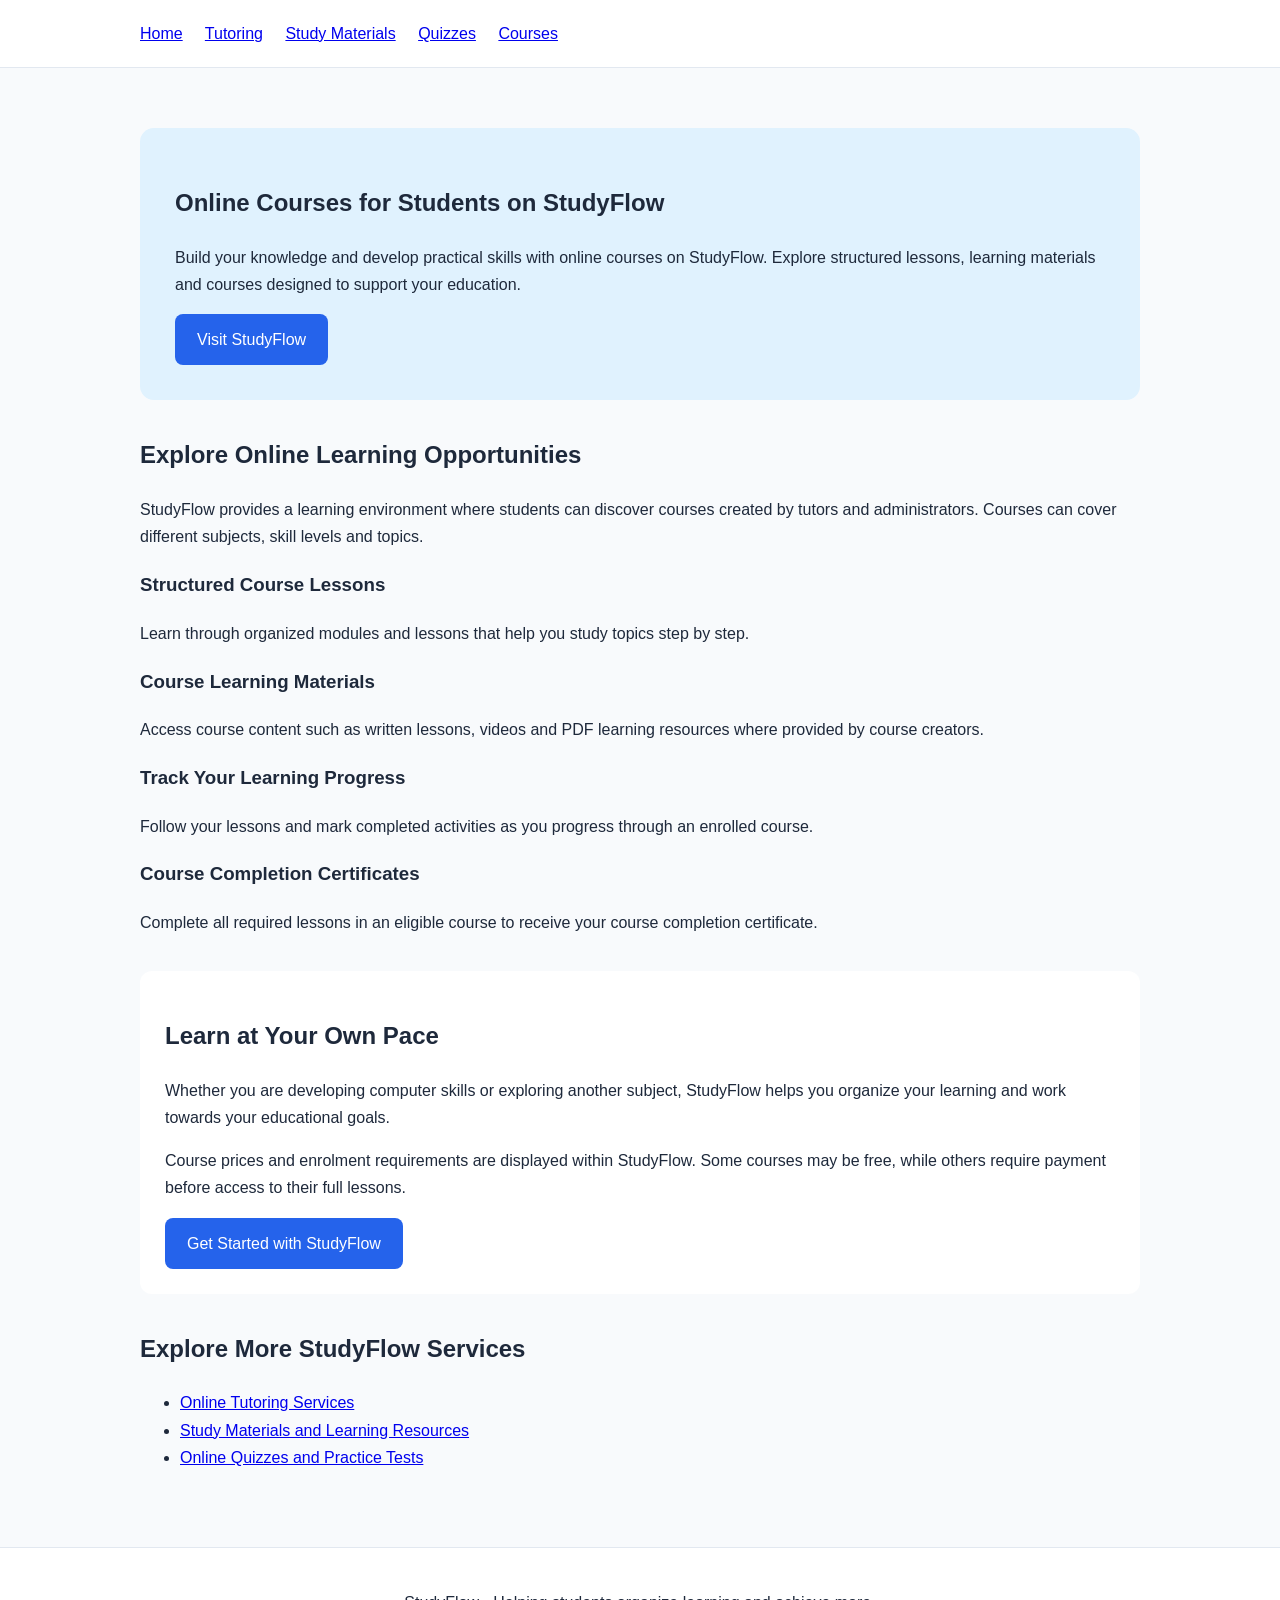
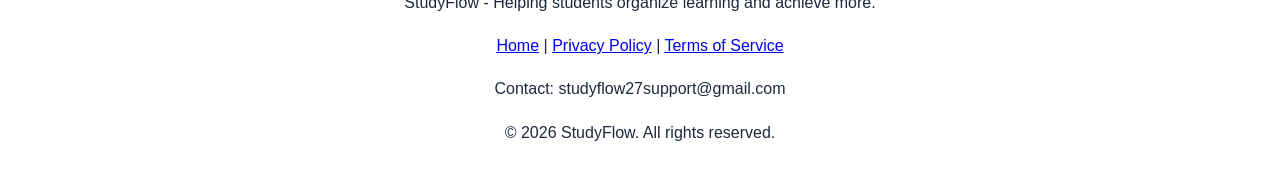
<file: courses.html>
<!DOCTYPE html>
<html lang="en">
<head>
  <meta charset="UTF-8">
  <meta name="viewport" content="width=device-width, initial-scale=1.0">

  <title>Online Courses for Students | StudyFlow</title>

  <meta name="description" content="Explore online courses on StudyFlow. Learn computer operations and other subjects through structured lessons, course materials, progress tracking and certificates.">

  <meta name="robots" content="index, follow">

  <link rel="canonical" href="https://studyflow27.netlify.app/courses.html">

  <meta property="og:type" content="website">
  <meta property="og:title" content="Online Courses for Students | StudyFlow">
  <meta property="og:description" content="Discover online courses, learn at your own pace, track your progress and earn certificates with StudyFlow.">
  <meta property="og:url" content="https://studyflow27.netlify.app/courses.html">
  <meta property="og:site_name" content="StudyFlow">

  <meta name="twitter:card" content="summary">
  <meta name="twitter:title" content="Online Courses for Students | StudyFlow">
  <meta name="twitter:description" content="Explore online courses and learning resources on StudyFlow.">

  <script type="application/ld+json">
  {
    "@context": "https://schema.org",
    "@type": "CollectionPage",
    "name": "Online Courses for Students",
    "description": "Explore online courses, structured lessons and learning resources on StudyFlow.",
    "url": "https://studyflow27.netlify.app/courses.html",
    "isPartOf": {
      "@type": "WebSite",
      "name": "StudyFlow",
      "url": "https://studyflow27.netlify.app/"
    }
  }
  </script>
</head>

<body style="margin:0; font-family:Arial,sans-serif; color:#1e293b; background:#f8fafc; line-height:1.7;">

  <header style="background:#ffffff; padding:20px; border-bottom:1px solid #e2e8f0;">
    <nav aria-label="Main navigation" style="max-width:1000px; margin:auto;">
      <a href="/" style="margin-right:18px;">Home</a>
      <a href="/tutoring.html" style="margin-right:18px;">Tutoring</a>
      <a href="/study-materials.html" style="margin-right:18px;">Study Materials</a>
      <a href="/quizzes.html" style="margin-right:18px;">Quizzes</a>
      <a href="/courses.html">Courses</a>
    </nav>
  </header>

  <main style="max-width:1000px; margin:40px auto; padding:20px;">

    <section style="background:#e0f2fe; padding:35px; border-radius:14px;">
      <h1>Online Courses for Students on StudyFlow</h1>

      <p>
        Build your knowledge and develop practical skills with online
        courses on StudyFlow. Explore structured lessons, learning
        materials and courses designed to support your education.
      </p>

      <a href="/" style="display:inline-block; background:#2563eb; color:white; padding:12px 22px; border-radius:8px; text-decoration:none;">
        Visit StudyFlow
      </a>
    </section>

    <section style="margin-top:35px;">
      <h2>Explore Online Learning Opportunities</h2>

      <p>
        StudyFlow provides a learning environment where students can
        discover courses created by tutors and administrators.
        Courses can cover different subjects, skill levels and topics.
      </p>

      <h3>Structured Course Lessons</h3>
      <p>
        Learn through organized modules and lessons that help you
        study topics step by step.
      </p>

      <h3>Course Learning Materials</h3>
      <p>
        Access course content such as written lessons, videos and
        PDF learning resources where provided by course creators.
      </p>

      <h3>Track Your Learning Progress</h3>
      <p>
        Follow your lessons and mark completed activities as you
        progress through an enrolled course.
      </p>

      <h3>Course Completion Certificates</h3>
      <p>
        Complete all required lessons in an eligible course to
        receive your course completion certificate.
      </p>
    </section>

    <section style="margin-top:35px; background:#ffffff; padding:25px; border-radius:12px;">
      <h2>Learn at Your Own Pace</h2>
      <p>
        Whether you are developing computer skills or exploring
        another subject, StudyFlow helps you organize your learning
        and work towards your educational goals.
      </p>

      <p>
        Course prices and enrolment requirements are displayed
        within StudyFlow. Some courses may be free, while others
        require payment before access to their full lessons.
      </p>

      <a href="/" style="display:inline-block; background:#2563eb; color:white; padding:12px 22px; border-radius:8px; text-decoration:none;">
        Get Started with StudyFlow
      </a>
    </section>

    <section style="margin-top:35px;">
      <h2>Explore More StudyFlow Services</h2>
      <ul>
        <li><a href="/tutoring.html">Online Tutoring Services</a></li>
        <li><a href="/study-materials.html">Study Materials and Learning Resources</a></li>
        <li><a href="/quizzes.html">Online Quizzes and Practice Tests</a></li>
      </ul>
    </section>

  </main>

  <footer style="background:#ffffff; border-top:1px solid #e2e8f0; padding:25px; text-align:center;">
    <p>StudyFlow - Helping students organize learning and achieve more.</p>
    <p>
      <a href="/">Home</a> |
      <a href="/privacy.html">Privacy Policy</a> |
      <a href="/terms.html">Terms of Service</a>
    </p>
    <p>Contact: studyflow27support@gmail.com</p>
    <p>&copy; 2026 StudyFlow. All rights reserved.</p>
  </footer>

</body>
</html>
</file>
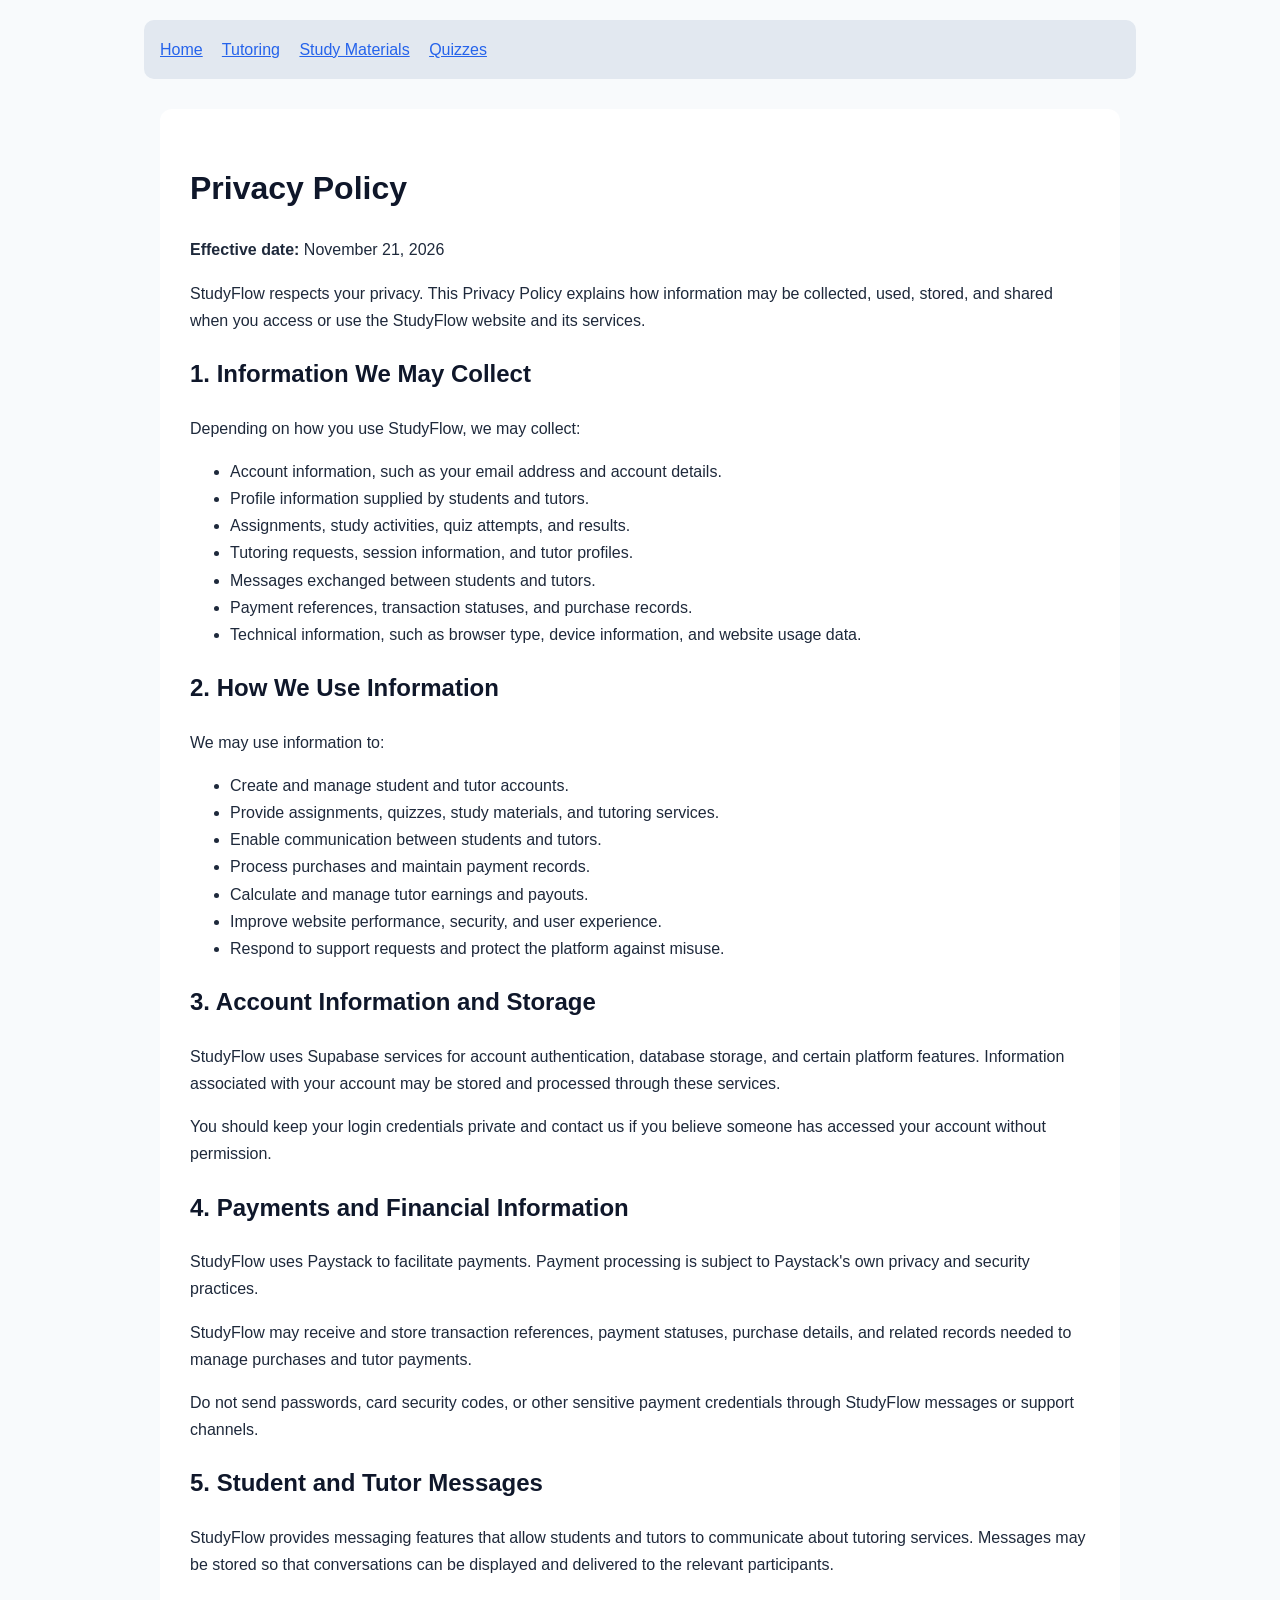
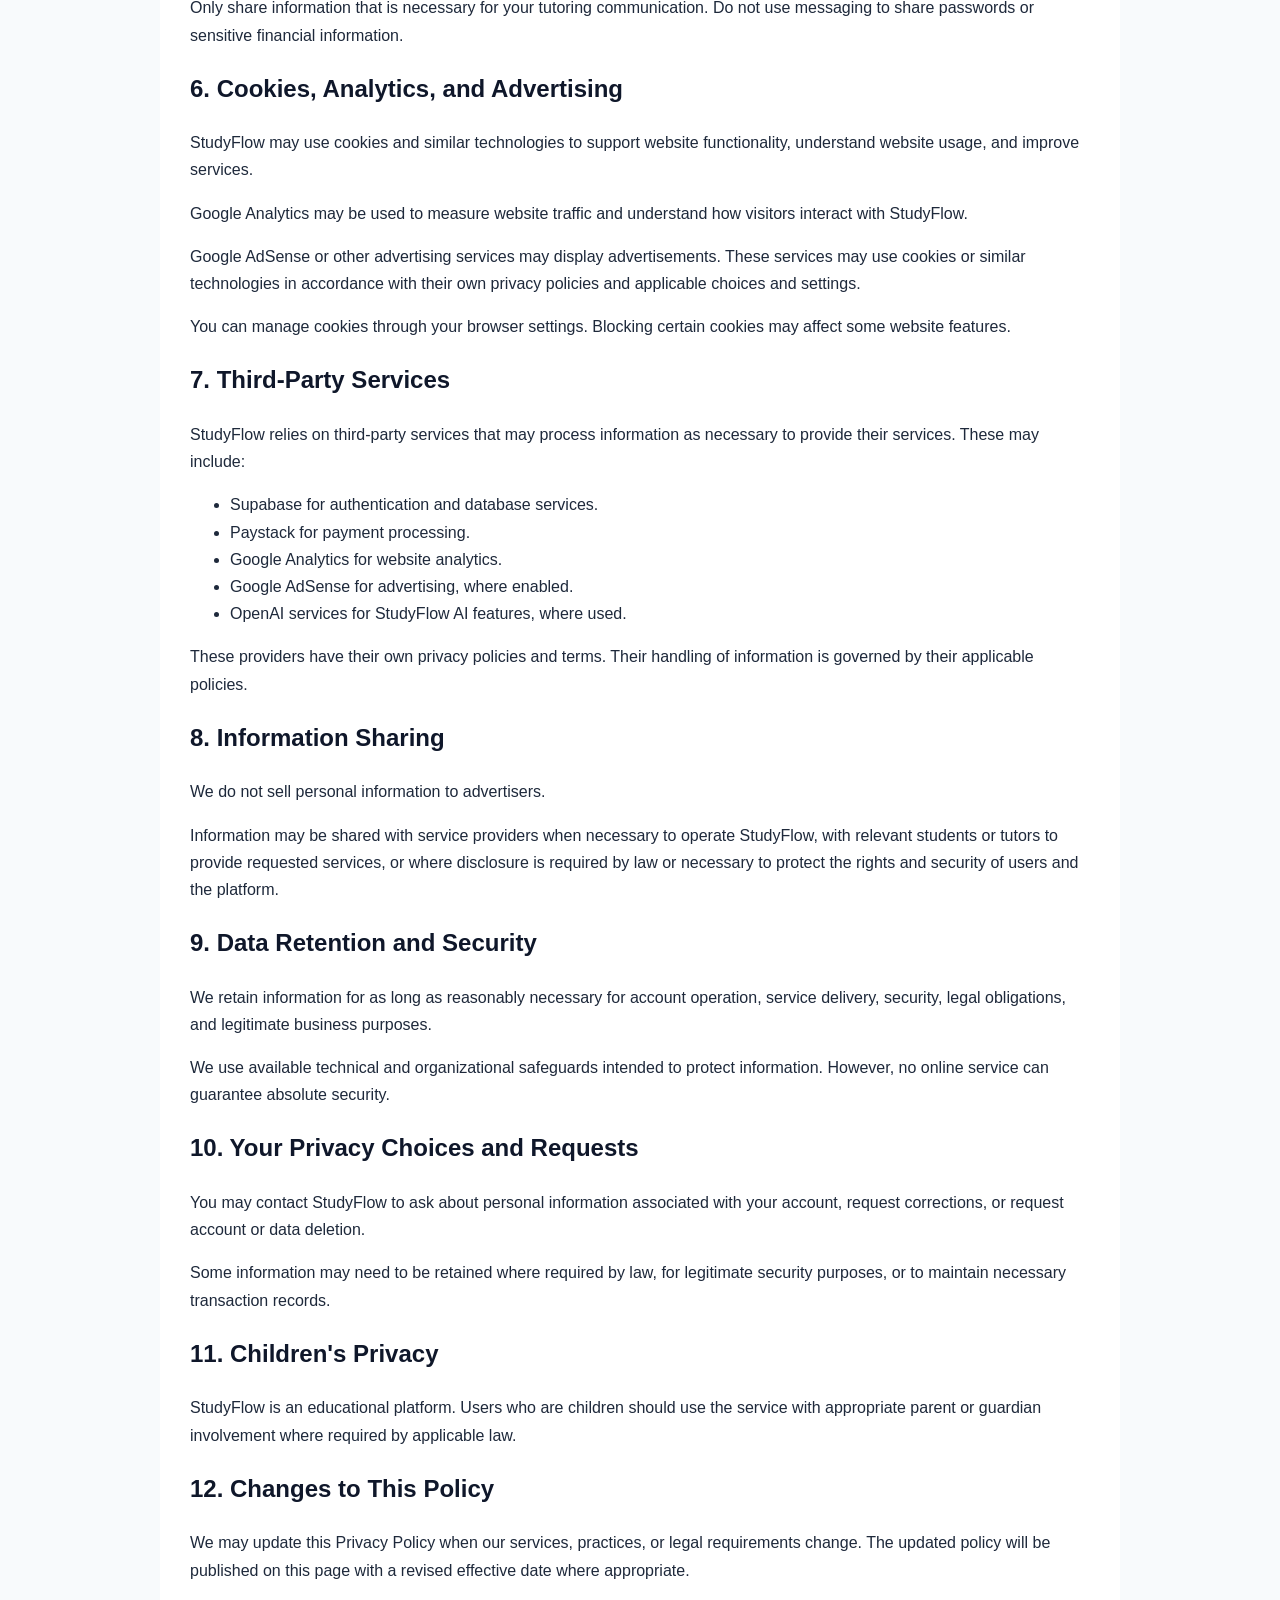
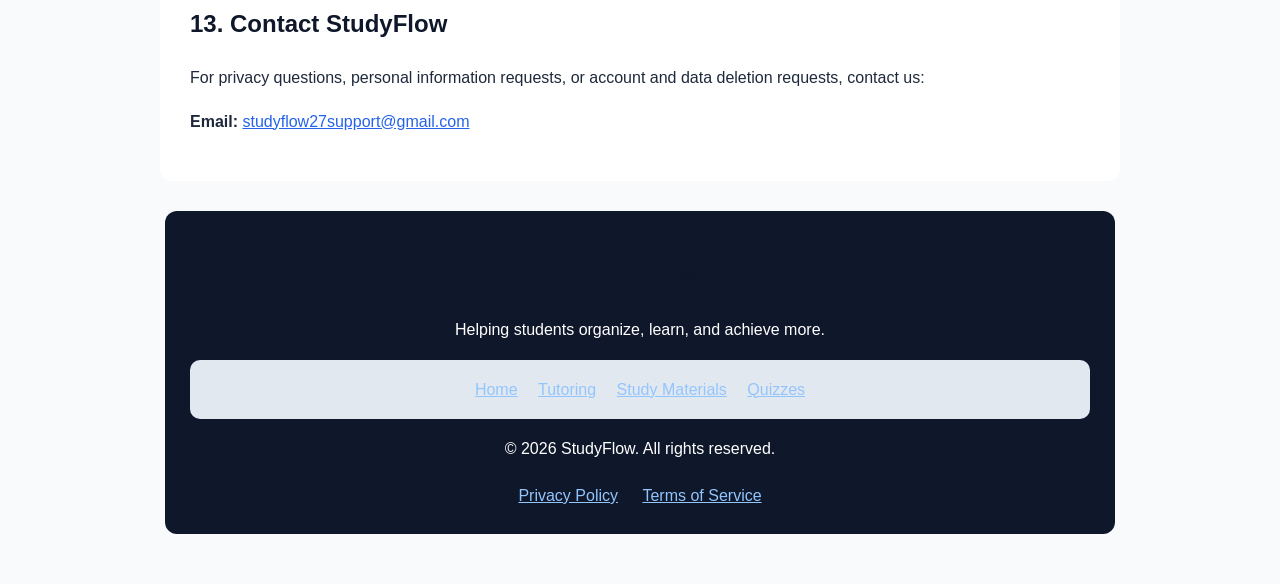
<file: privacy.html>
<!DOCTYPE html>
<html lang="en">
<head>
  <meta charset="UTF-8">
  <meta name="viewport" content="width=device-width, initial-scale=1.0">

  <title>Privacy Policy | StudyFlow</title>

  <meta name="description" content="Read the StudyFlow Privacy Policy to understand how we handle account information, tutoring messages, payments, analytics, and personal data.">

  <link rel="canonical" href="https://studyflow27.netlify.app/privacy.html">

  <meta name="robots" content="index, follow">

  <style>
    body {
      font-family: Arial, sans-serif;
      line-height: 1.7;
      color: #1e293b;
      background: #f8fafc;
      margin: 0;
      padding: 20px;
    }

    main {
      max-width: 900px;
      margin: 30px auto;
      background: #ffffff;
      padding: 30px;
      border-radius: 12px;
    }

    h1, h2 {
      color: #0f172a;
    }

    a {
      color: #2563eb;
    }

    nav {
      max-width: 960px;
      margin: 0 auto;
      padding: 16px;
      background: #e2e8f0;
      border-radius: 10px;
    }

    nav a {
      margin-right: 15px;
    }

    footer {
      max-width: 900px;
      margin: 30px auto;
      padding: 25px;
      background: #0f172a;
      color: white;
      text-align: center;
      border-radius: 12px;
    }

    footer a {
      color: #93c5fd;
      margin: 8px;
    }
  </style>
</head>

<body>

<nav aria-label="Main navigation">
  <a href="/">Home</a>
  <a href="/tutoring.html">Tutoring</a>
  <a href="/study-materials.html">Study Materials</a>
  <a href="/quizzes.html">Quizzes</a>
</nav>

<main>
  <h1>Privacy Policy</h1>

  <p><strong>Effective date:</strong> November 21, 2026</p>

  <p>
    StudyFlow respects your privacy. This Privacy Policy explains how
    information may be collected, used, stored, and shared when you
    access or use the StudyFlow website and its services.
  </p>

  <h2>1. Information We May Collect</h2>

  <p>Depending on how you use StudyFlow, we may collect:</p>

  <ul>
    <li>Account information, such as your email address and account details.</li>
    <li>Profile information supplied by students and tutors.</li>
    <li>Assignments, study activities, quiz attempts, and results.</li>
    <li>Tutoring requests, session information, and tutor profiles.</li>
    <li>Messages exchanged between students and tutors.</li>
    <li>Payment references, transaction statuses, and purchase records.</li>
    <li>Technical information, such as browser type, device information, and website usage data.</li>
  </ul>

  <h2>2. How We Use Information</h2>

  <p>We may use information to:</p>

  <ul>
    <li>Create and manage student and tutor accounts.</li>
    <li>Provide assignments, quizzes, study materials, and tutoring services.</li>
    <li>Enable communication between students and tutors.</li>
    <li>Process purchases and maintain payment records.</li>
    <li>Calculate and manage tutor earnings and payouts.</li>
    <li>Improve website performance, security, and user experience.</li>
    <li>Respond to support requests and protect the platform against misuse.</li>
  </ul>

  <h2>3. Account Information and Storage</h2>

  <p>
    StudyFlow uses Supabase services for account authentication,
    database storage, and certain platform features. Information
    associated with your account may be stored and processed through
    these services.
  </p>

  <p>
    You should keep your login credentials private and contact us if
    you believe someone has accessed your account without permission.
  </p>

  <h2>4. Payments and Financial Information</h2>

  <p>
    StudyFlow uses Paystack to facilitate payments. Payment processing
    is subject to Paystack's own privacy and security practices.
  </p>

  <p>
    StudyFlow may receive and store transaction references, payment
    statuses, purchase details, and related records needed to manage
    purchases and tutor payments.
  </p>

  <p>
    Do not send passwords, card security codes, or other sensitive
    payment credentials through StudyFlow messages or support channels.
  </p>

  <h2>5. Student and Tutor Messages</h2>

  <p>
    StudyFlow provides messaging features that allow students and tutors
    to communicate about tutoring services. Messages may be stored so
    that conversations can be displayed and delivered to the relevant
    participants.
  </p>

  <p>
    Only share information that is necessary for your tutoring
    communication. Do not use messaging to share passwords or sensitive
    financial information.
  </p>

  <h2>6. Cookies, Analytics, and Advertising</h2>

  <p>
    StudyFlow may use cookies and similar technologies to support
    website functionality, understand website usage, and improve
    services.
  </p>

  <p>
    Google Analytics may be used to measure website traffic and
    understand how visitors interact with StudyFlow.
  </p>

  <p>
    Google AdSense or other advertising services may display
    advertisements. These services may use cookies or similar
    technologies in accordance with their own privacy policies and
    applicable choices and settings.
  </p>

  <p>
    You can manage cookies through your browser settings. Blocking
    certain cookies may affect some website features.
  </p>

  <h2>7. Third-Party Services</h2>

  <p>
    StudyFlow relies on third-party services that may process
    information as necessary to provide their services. These may
    include:
  </p>

  <ul>
    <li>Supabase for authentication and database services.</li>
    <li>Paystack for payment processing.</li>
    <li>Google Analytics for website analytics.</li>
    <li>Google AdSense for advertising, where enabled.</li>
    <li>OpenAI services for StudyFlow AI features, where used.</li>
  </ul>

  <p>
    These providers have their own privacy policies and terms. Their
    handling of information is governed by their applicable policies.
  </p>

  <h2>8. Information Sharing</h2>

  <p>
    We do not sell personal information to advertisers.
  </p>

  <p>
    Information may be shared with service providers when necessary to
    operate StudyFlow, with relevant students or tutors to provide
    requested services, or where disclosure is required by law or
    necessary to protect the rights and security of users and the
    platform.
  </p>

  <h2>9. Data Retention and Security</h2>

  <p>
    We retain information for as long as reasonably necessary for
    account operation, service delivery, security, legal obligations,
    and legitimate business purposes.
  </p>

  <p>
    We use available technical and organizational safeguards intended
    to protect information. However, no online service can guarantee
    absolute security.
  </p>

  <h2>10. Your Privacy Choices and Requests</h2>

  <p>
    You may contact StudyFlow to ask about personal information
    associated with your account, request corrections, or request
    account or data deletion.
  </p>

  <p>
    Some information may need to be retained where required by law,
    for legitimate security purposes, or to maintain necessary
    transaction records.
  </p>

  <h2>11. Children's Privacy</h2>

  <p>
    StudyFlow is an educational platform. Users who are children should
    use the service with appropriate parent or guardian involvement
    where required by applicable law.
  </p>

  <h2>12. Changes to This Policy</h2>

  <p>
    We may update this Privacy Policy when our services, practices,
    or legal requirements change. The updated policy will be published
    on this page with a revised effective date where appropriate.
  </p>

  <h2>13. Contact StudyFlow</h2>

  <p>
    For privacy questions, personal information requests, or account
    and data deletion requests, contact us:
  </p>

  <p>
    <strong>Email:</strong>
    <a href="mailto:studyflow27support@gmail.com">
      studyflow27support@gmail.com
    </a>
  </p>
</main>

<footer>
  <h2>StudyFlow</h2>
  <p>Helping students organize, learn, and achieve more.</p>

  <nav aria-label="Footer navigation">
    <a href="/">Home</a>
    <a href="/tutoring.html">Tutoring</a>
    <a href="/study-materials.html">Study Materials</a>
    <a href="/quizzes.html">Quizzes</a>
  </nav>

  <p>&copy; 2026 StudyFlow. All rights reserved.</p>
  <div style="margin-top:20px;">
    <a href="/privacy.html" style="margin:10px;">Privacy Policy</a>
    <a href="/terms.html" style="margin:10px;">Terms of Service</a>
  </div>
</footer>

</body>
</html>
</file>
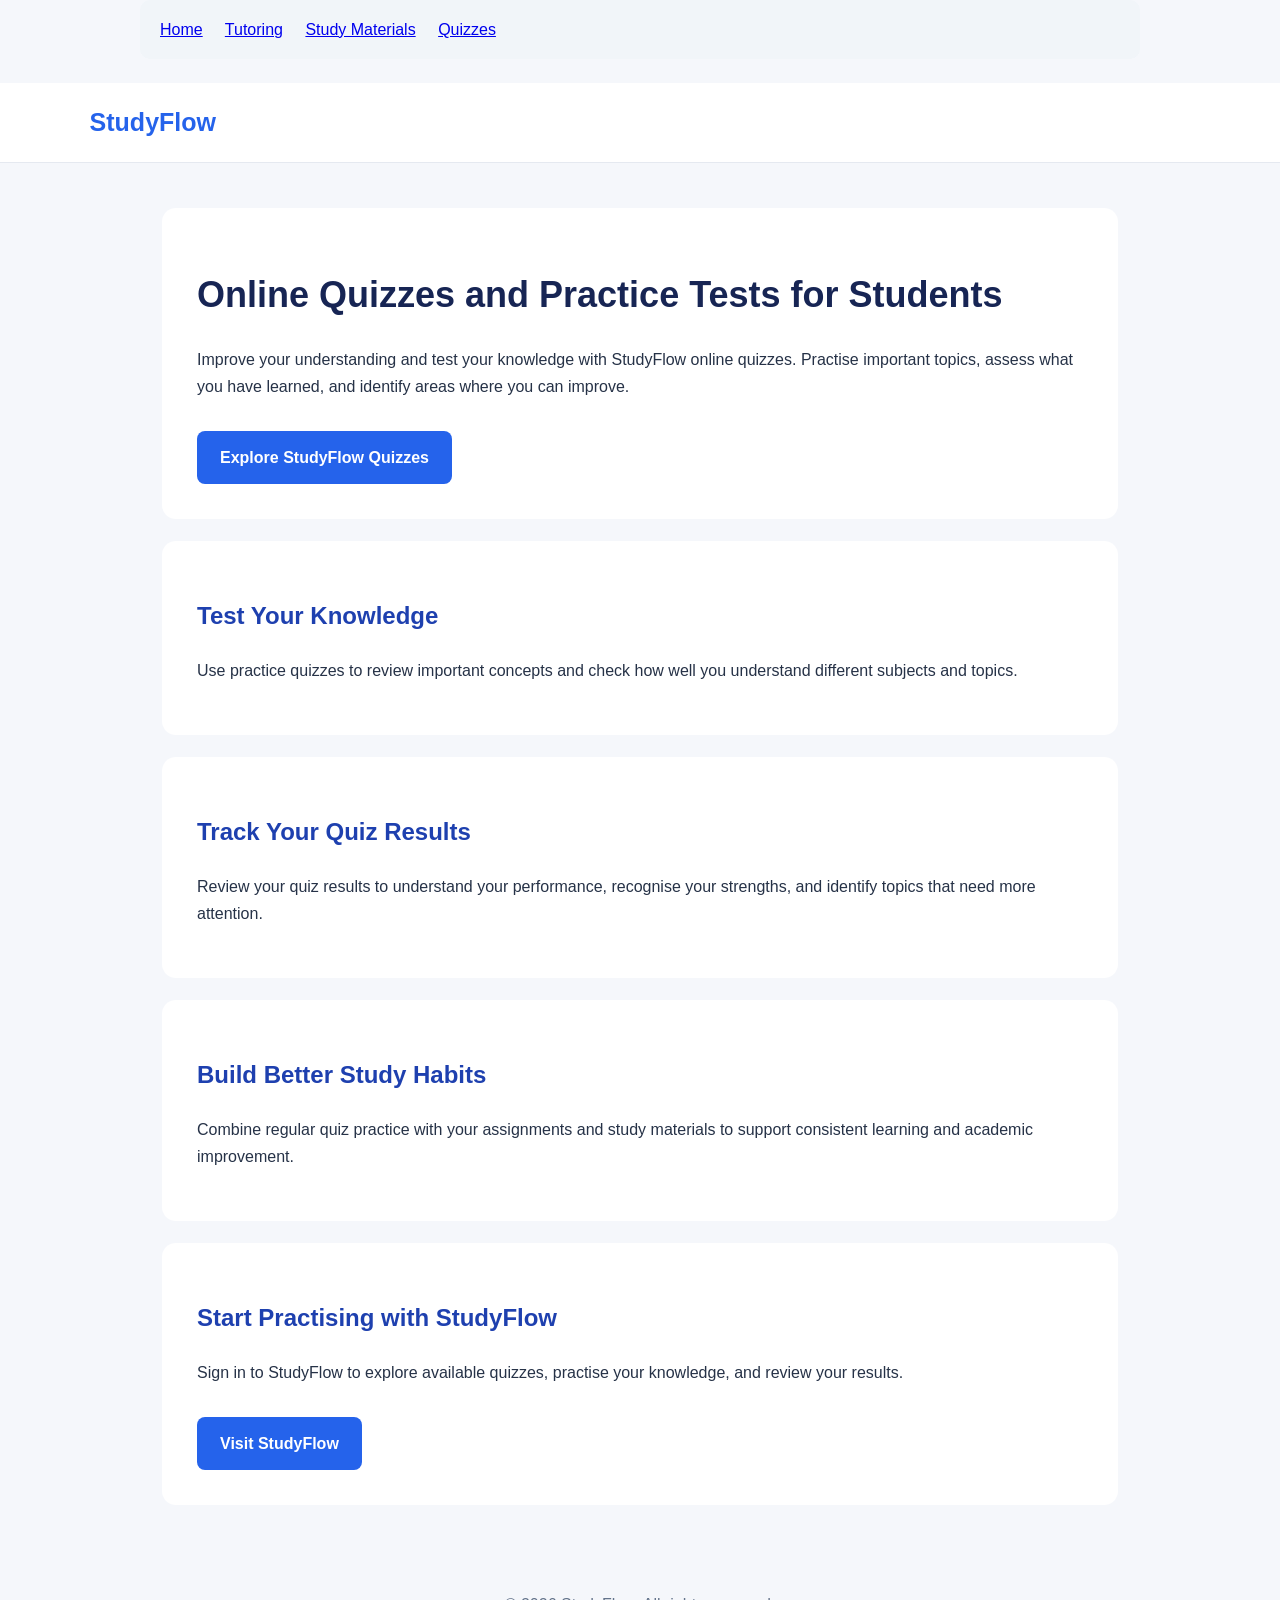
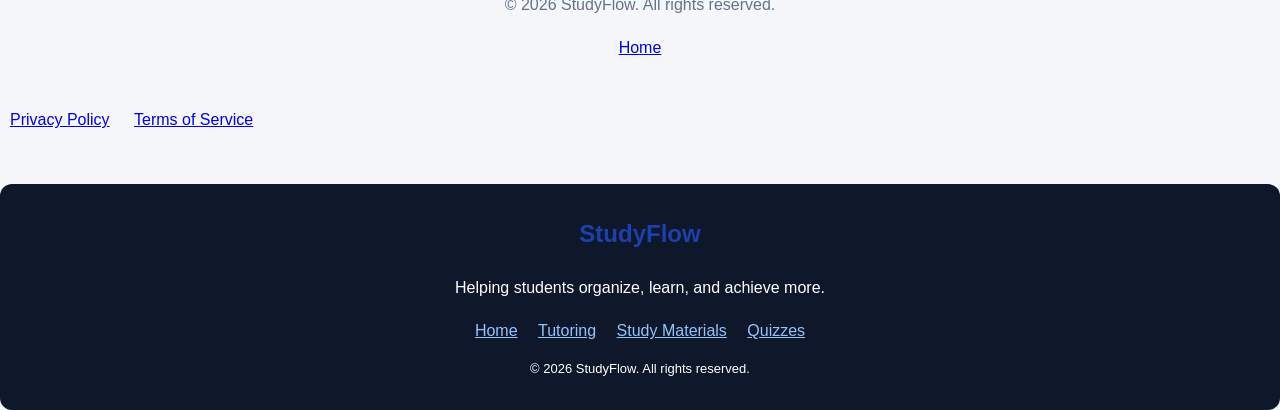
<file: quizzes.html>
<!DOCTYPE html>
<html lang="en">
<head>
  <meta charset="UTF-8">
  <meta name="viewport" content="width=device-width, initial-scale=1.0">

  <title>Online Quizzes and Practice Tests for Students | StudyFlow</title>

  <meta name="description" content="Practice with online quizzes on StudyFlow. Test your knowledge, assess your understanding, review your results, and improve your academic performance.">

  <link rel="canonical" href="https://studyflow27.netlify.app/quizzes.html">

  <meta name="robots" content="index, follow">

  <meta property="og:type" content="website">
  <meta property="og:title" content="Online Quizzes and Practice Tests - StudyFlow">
  <meta property="og:description" content="Test your knowledge, practise important topics, and track your quiz results with StudyFlow.">
  <meta property="og:url" content="https://studyflow27.netlify.app/quizzes.html">
  <meta property="og:site_name" content="StudyFlow">

  <style>
    * {
      box-sizing: border-box;
    }

    body {
      margin: 0;
      font-family: Arial, sans-serif;
      line-height: 1.7;
      color: #263247;
      background: #f5f7fb;
    }

    header {
      background: #ffffff;
      padding: 18px 7%;
      border-bottom: 1px solid #e5e9f0;
    }

    .brand {
      color: #2563eb;
      font-size: 25px;
      font-weight: bold;
      text-decoration: none;
    }

    main {
      max-width: 1000px;
      margin: 45px auto;
      padding: 0 22px;
    }

    .hero, .content {
      background: #ffffff;
      padding: 35px;
      margin-bottom: 22px;
      border-radius: 14px;
    }

    h1 {
      color: #172554;
      font-size: 36px;
      line-height: 1.2;
    }

    h2 {
      color: #1e40af;
    }

    .button {
      display: inline-block;
      margin-top: 15px;
      padding: 13px 23px;
      background: #2563eb;
      color: #ffffff;
      text-decoration: none;
      border-radius: 8px;
      font-weight: bold;
    }

    footer {
      text-align: center;
      padding: 25px;
      color: #64748b;
    }

    @media (max-width: 600px) {
      h1 {
        font-size: 29px;
      }

      .hero, .content {
        padding: 24px;
      }
    }
  </style>
  
<script type="application/ld+json">
{
  "@context": "https://schema.org",
  "@type": "CollectionPage",
  "name": "Online Quizzes and Practice Tests for Students",
  "description": "Practise with online quizzes on StudyFlow, test your knowledge, review your results, and improve your learning.",
  "url": "https://studyflow27.netlify.app/quizzes.html",
  "isPartOf": {
    "@type": "WebSite",
    "name": "StudyFlow",
    "url": "https://studyflow27.netlify.app/"
  },
  "publisher": {
    "@type": "Organization",
    "name": "StudyFlow",
    "url": "https://studyflow27.netlify.app/"
  }
}
</script>

</head>

<body>
  
<nav aria-label="Main navigation" style="padding:16px 20px; background:#f1f5f9; border-radius:10px; margin:0 auto 24px; max-width:1000px;">
  <a href="/" style="margin-right:18px;">Home</a>
  <a href="/tutoring.html" style="margin-right:18px;">Tutoring</a>
  <a href="/study-materials.html" style="margin-right:18px;">Study Materials</a>
  <a href="/quizzes.html">Quizzes</a>
</nav>

  <header>
    <a class="brand" href="/">StudyFlow</a>
  </header>

  <main>
    <section class="hero">
      <h1>Online Quizzes and Practice Tests for Students</h1>

      <p>
        Improve your understanding and test your knowledge with
        StudyFlow online quizzes. Practise important topics, assess
        what you have learned, and identify areas where you can improve.
      </p>

      <a class="button" href="/#quizzesView">
        Explore StudyFlow Quizzes
      </a>
    </section>

    <section class="content">
      <h2>Test Your Knowledge</h2>

      <p>
        Use practice quizzes to review important concepts and check
        how well you understand different subjects and topics.
      </p>
    </section>

    <section class="content">
      <h2>Track Your Quiz Results</h2>

      <p>
        Review your quiz results to understand your performance,
        recognise your strengths, and identify topics that need
        more attention.
      </p>
    </section>

    <section class="content">
      <h2>Build Better Study Habits</h2>

      <p>
        Combine regular quiz practice with your assignments and
        study materials to support consistent learning and
        academic improvement.
      </p>
    </section>

    <section class="content">
      <h2>Start Practising with StudyFlow</h2>

      <p>
        Sign in to StudyFlow to explore available quizzes,
        practise your knowledge, and review your results.
      </p>

      <a class="button" href="/">
        Visit StudyFlow
      </a>
    </section>
  </main>

  <footer>
    <p>&copy; 2026 StudyFlow. All rights reserved.</p>
    <a href="/">Home</a>
  </footer>
      <div style="margin-top:20px;">
        <a href="/privacy.html" style="margin:10px;">Privacy Policy</a>
        <a href="/terms.html" style="margin:10px;">Terms of Service</a>
      </div>
</body>
  
<footer style="background:#0f172a; color:#ffffff; padding:30px 20px; margin-top:50px; text-align:center; border-radius:12px;">
  <h2 style="margin-top:0;">StudyFlow</h2>
  <p>Helping students organize, learn, and achieve more.</p>

  <nav aria-label="Footer navigation">
    <a href="/" style="color:#93c5fd; margin:8px;">Home</a>
    <a href="/tutoring.html" style="color:#93c5fd; margin:8px;">Tutoring</a>
    <a href="/study-materials.html" style="color:#93c5fd; margin:8px;">Study Materials</a>
    <a href="/quizzes.html" style="color:#93c5fd; margin:8px;">Quizzes</a>
  </nav>

  <p style="font-size:13px; margin-bottom:0;">
    &copy; 2026 StudyFlow. All rights reserved.
  </p>
</footer>

</html>
</file>
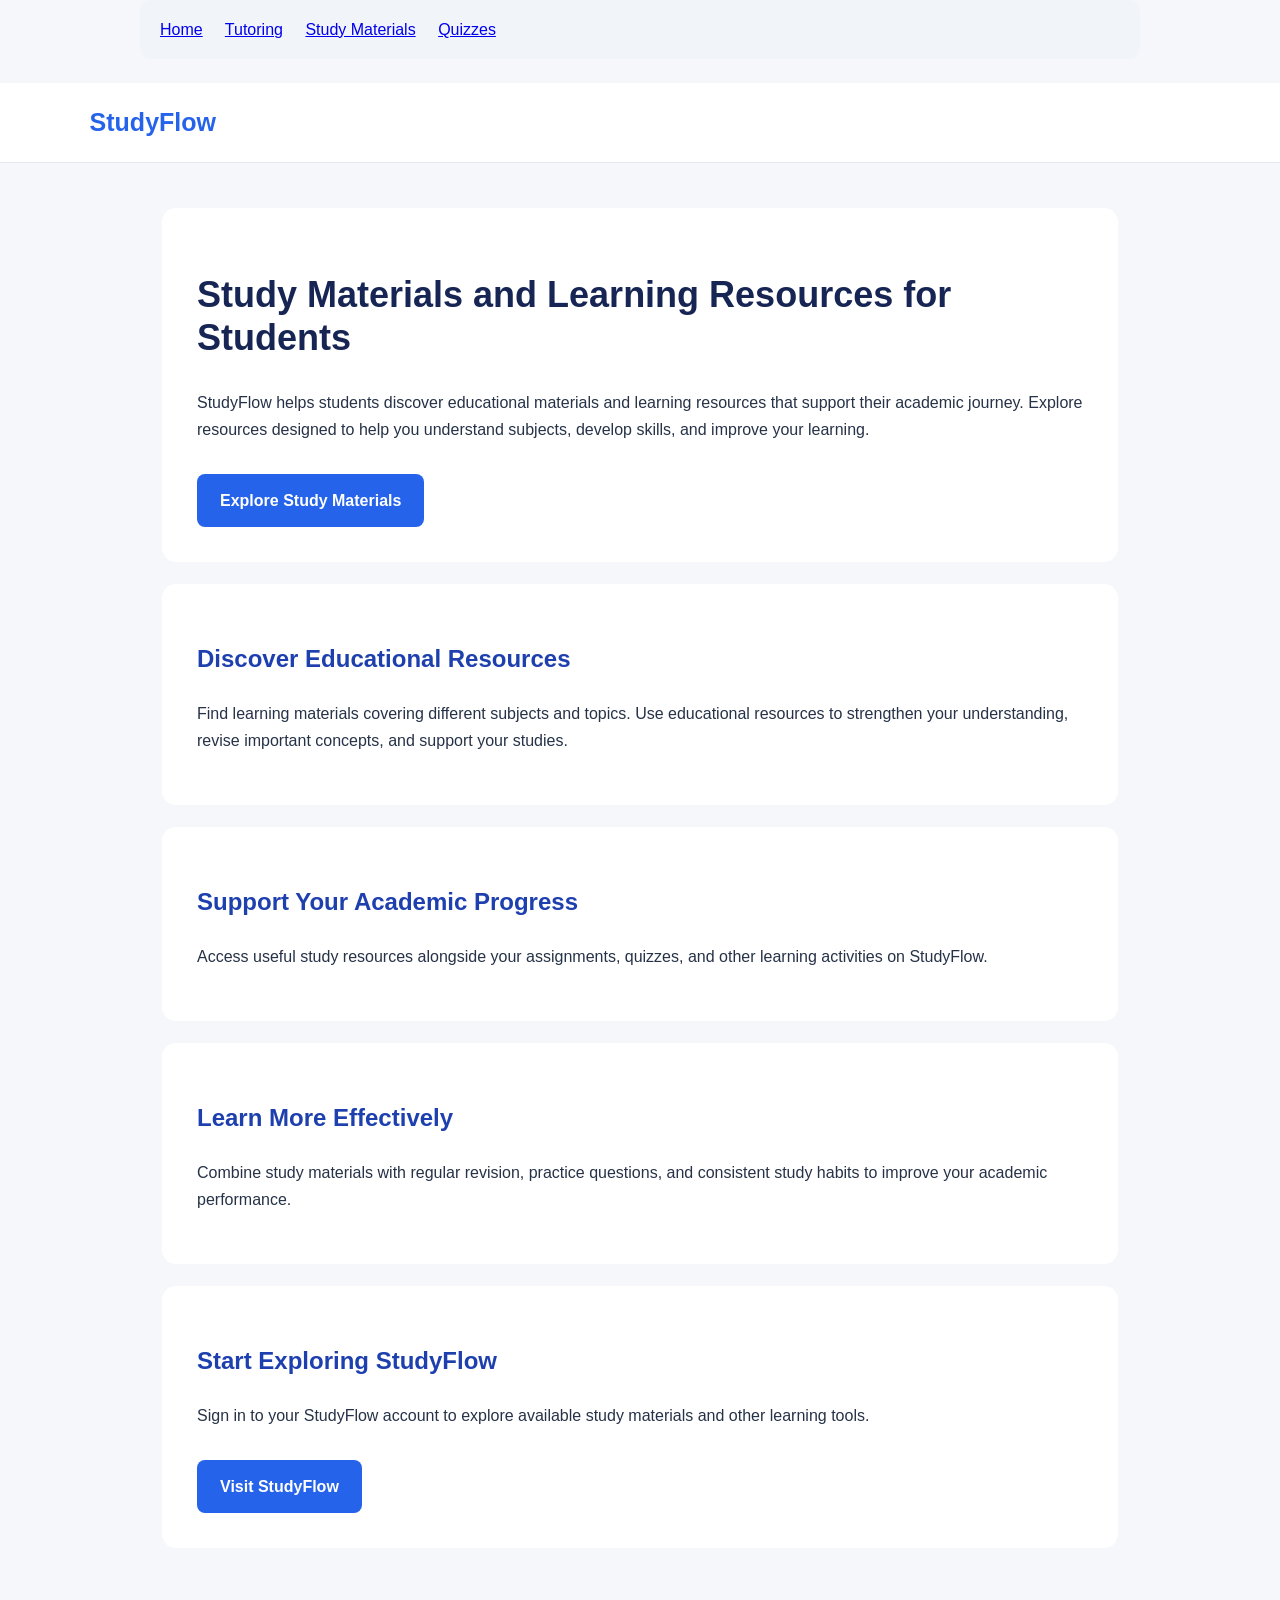
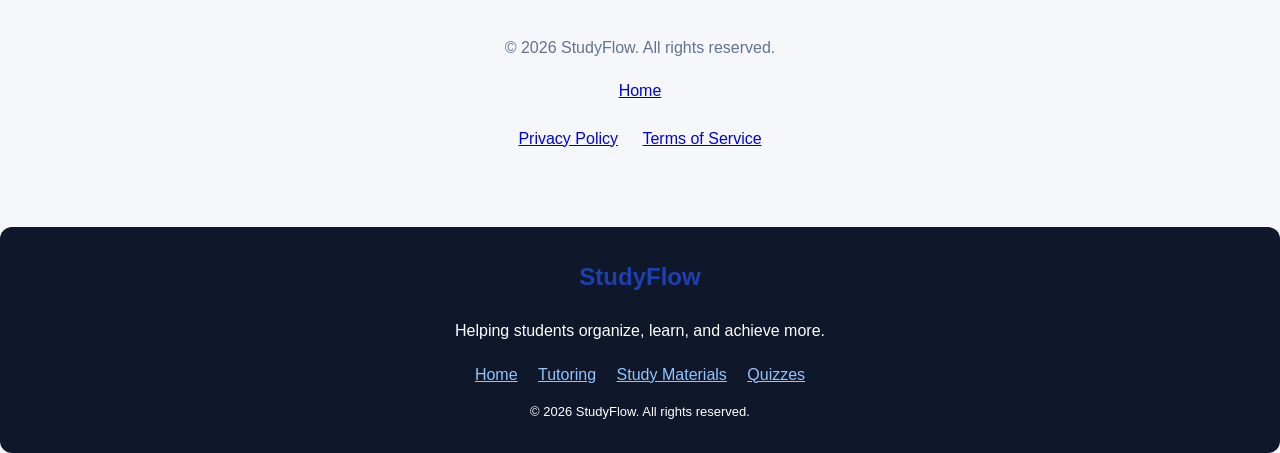
<file: study-materials.html>
<!DOCTYPE html>
<html lang="en">
<head>
  <meta charset="UTF-8">
  <meta name="viewport" content="width=device-width, initial-scale=1.0">

  <title>Study Materials and Learning Resources | StudyFlow</title>

  <meta name="description" content="Discover study materials and learning resources on StudyFlow. Find educational materials to support your studies, improve your knowledge, and achieve your academic goals.">

  <link rel="canonical" href="https://studyflow27.netlify.app/study-materials.html">

  <meta name="robots" content="index, follow">

  <meta property="og:type" content="website">
  <meta property="og:title" content="Study Materials and Learning Resources - StudyFlow">
  <meta property="og:description" content="Explore educational study materials and learning resources on StudyFlow.">
  <meta property="og:url" content="https://studyflow27.netlify.app/study-materials.html">
  <meta property="og:site_name" content="StudyFlow">

  <style>
    * {
      box-sizing: border-box;
    }

    body {
      margin: 0;
      font-family: Arial, sans-serif;
      line-height: 1.7;
      color: #263247;
      background: #f5f7fb;
    }

    header {
      background: #ffffff;
      padding: 18px 7%;
      border-bottom: 1px solid #e5e9f0;
    }

    .brand {
      color: #2563eb;
      font-size: 25px;
      font-weight: bold;
      text-decoration: none;
    }

    main {
      max-width: 1000px;
      margin: 45px auto;
      padding: 0 22px;
    }

    .hero, .content {
      background: #ffffff;
      padding: 35px;
      margin-bottom: 22px;
      border-radius: 14px;
    }

    h1 {
      color: #172554;
      font-size: 36px;
      line-height: 1.2;
    }

    h2 {
      color: #1e40af;
    }

    .button {
      display: inline-block;
      margin-top: 15px;
      padding: 13px 23px;
      background: #2563eb;
      color: #ffffff;
      text-decoration: none;
      border-radius: 8px;
      font-weight: bold;
    }

    footer {
      text-align: center;
      padding: 25px;
      color: #64748b;
    }

    @media (max-width: 600px) {
      h1 {
        font-size: 29px;
      }

      .hero, .content {
        padding: 24px;
      }
    }
  </style>
  
<script type="application/ld+json">
{
  "@context": "https://schema.org",
  "@type": "CollectionPage",
  "name": "Study Materials and Learning Resources",
  "description": "Explore StudyFlow study materials and learning resources to support your studies, improve understanding, and build knowledge.",
  "url": "https://studyflow27.netlify.app/study-materials.html",
  "isPartOf": {
    "@type": "WebSite",
    "name": "StudyFlow",
    "url": "https://studyflow27.netlify.app/"
  },
  "publisher": {
    "@type": "Organization",
    "name": "StudyFlow",
    "url": "https://studyflow27.netlify.app/"
  }
}
</script>

</head>

<body>
  
<nav aria-label="Main navigation" style="padding:16px 20px; background:#f1f5f9; border-radius:10px; margin:0 auto 24px; max-width:1000px;">
  <a href="/" style="margin-right:18px;">Home</a>
  <a href="/tutoring.html" style="margin-right:18px;">Tutoring</a>
  <a href="/study-materials.html" style="margin-right:18px;">Study Materials</a>
  <a href="/quizzes.html">Quizzes</a>
</nav>

  <header>
    <a class="brand" href="/">StudyFlow</a>
  </header>

  <main>
    <section class="hero">
      <h1>Study Materials and Learning Resources for Students</h1>

      <p>
        StudyFlow helps students discover educational materials and
        learning resources that support their academic journey.
        Explore resources designed to help you understand subjects,
        develop skills, and improve your learning.
      </p>

      <a class="button" href="/#materialsView">
        Explore Study Materials
      </a>
    </section>

    <section class="content">
      <h2>Discover Educational Resources</h2>

      <p>
        Find learning materials covering different subjects and topics.
        Use educational resources to strengthen your understanding,
        revise important concepts, and support your studies.
      </p>
    </section>

    <section class="content">
      <h2>Support Your Academic Progress</h2>

      <p>
        Access useful study resources alongside your assignments,
        quizzes, and other learning activities on StudyFlow.
      </p>
    </section>

    <section class="content">
      <h2>Learn More Effectively</h2>

      <p>
        Combine study materials with regular revision, practice questions,
        and consistent study habits to improve your academic performance.
      </p>
    </section>

    <section class="content">
      <h2>Start Exploring StudyFlow</h2>

      <p>
        Sign in to your StudyFlow account to explore available
        study materials and other learning tools.
      </p>

      <a class="button" href="/">
        Visit StudyFlow
      </a>
    </section>
  </main>

  <footer>
    <p>&copy; 2026 StudyFlow. All rights reserved.</p>
    <a href="/">Home</a>
    <div style="margin-top:20px;">
      <a href="/privacy.html" style="margin:10px;">Privacy Policy</a>
      <a href="/terms.html" style="margin:10px;">Terms of Service</a>
     </div>
  </footer>
  
<footer style="background:#0f172a; color:#ffffff; padding:30px 20px; margin-top:50px; text-align:center; border-radius:12px;">
  <h2 style="margin-top:0;">StudyFlow</h2>
  <p>Helping students organize, learn, and achieve more.</p>

  <nav aria-label="Footer navigation">
    <a href="/" style="color:#93c5fd; margin:8px;">Home</a>
    <a href="/tutoring.html" style="color:#93c5fd; margin:8px;">Tutoring</a>
    <a href="/study-materials.html" style="color:#93c5fd; margin:8px;">Study Materials</a>
    <a href="/quizzes.html" style="color:#93c5fd; margin:8px;">Quizzes</a>
  </nav>

  <p style="font-size:13px; margin-bottom:0;">
    &copy; 2026 StudyFlow. All rights reserved.
  </p>
</footer>

</body>
</html>
</file>
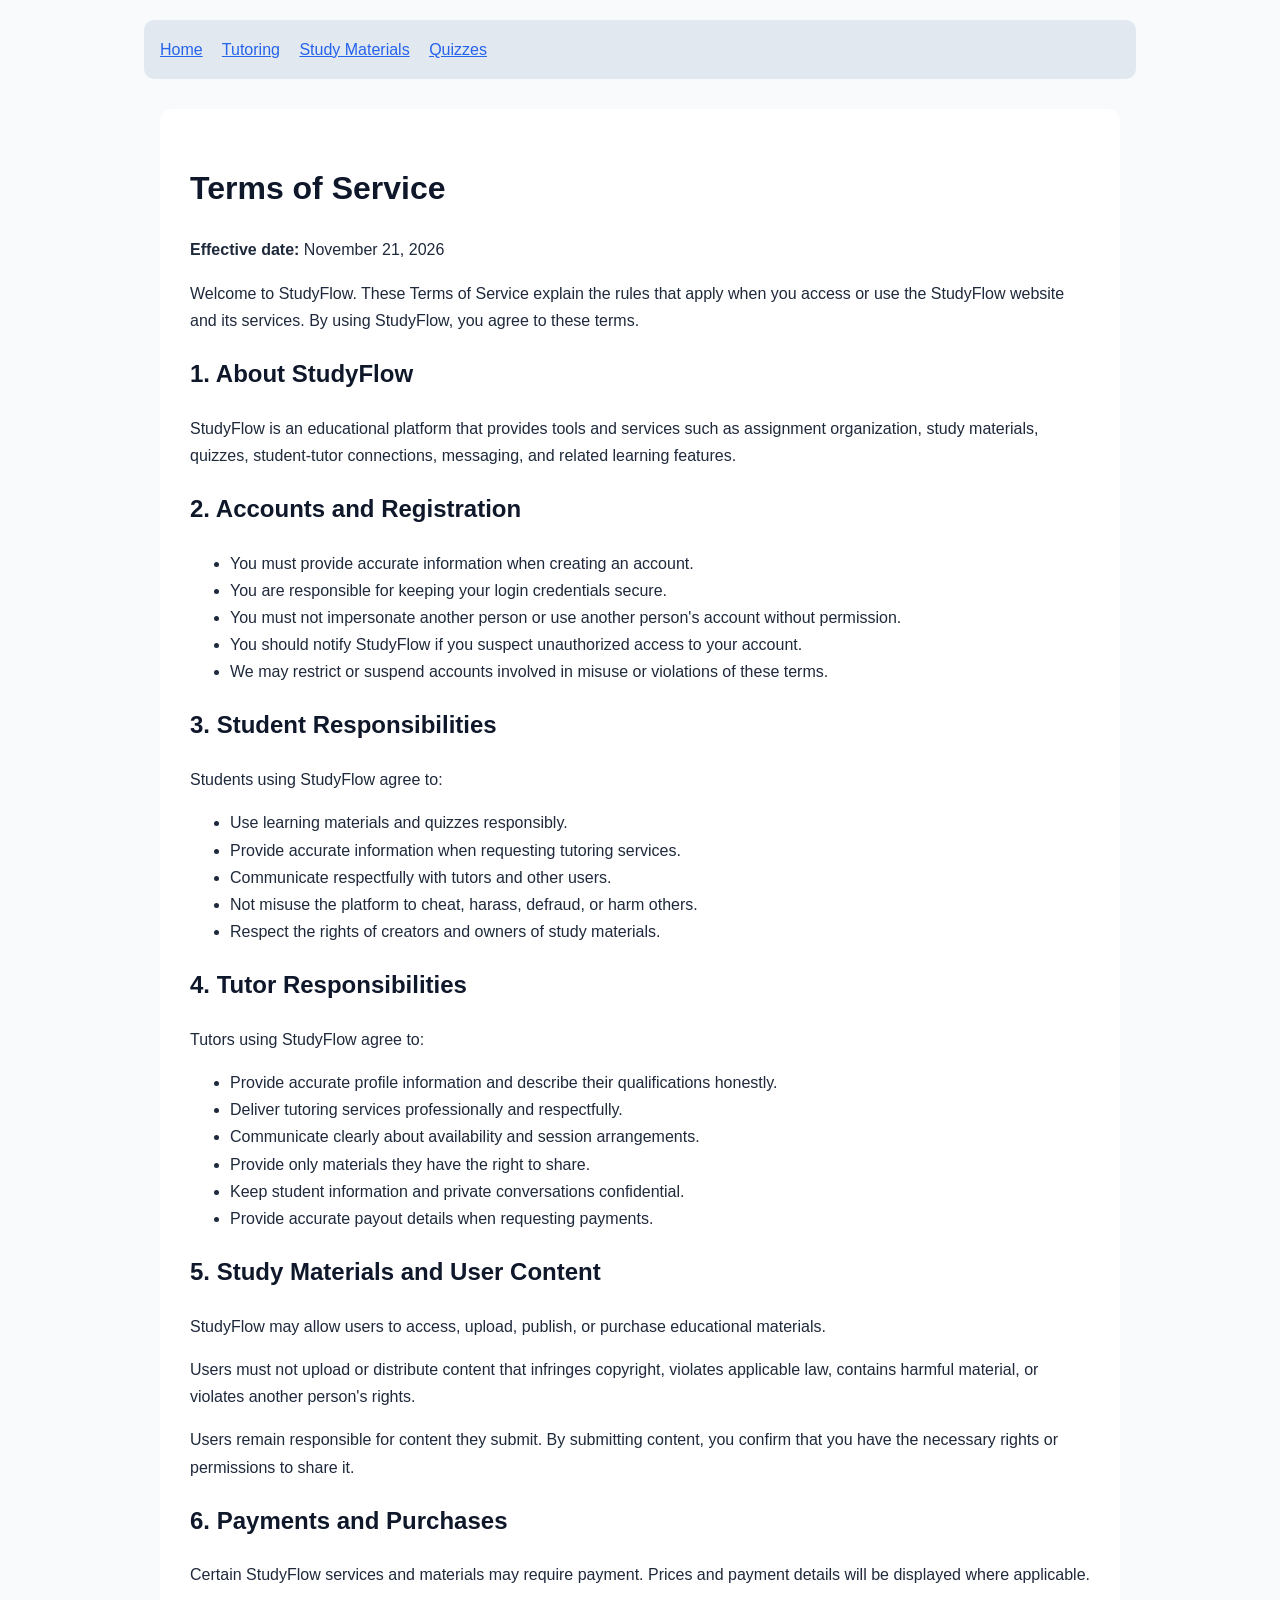
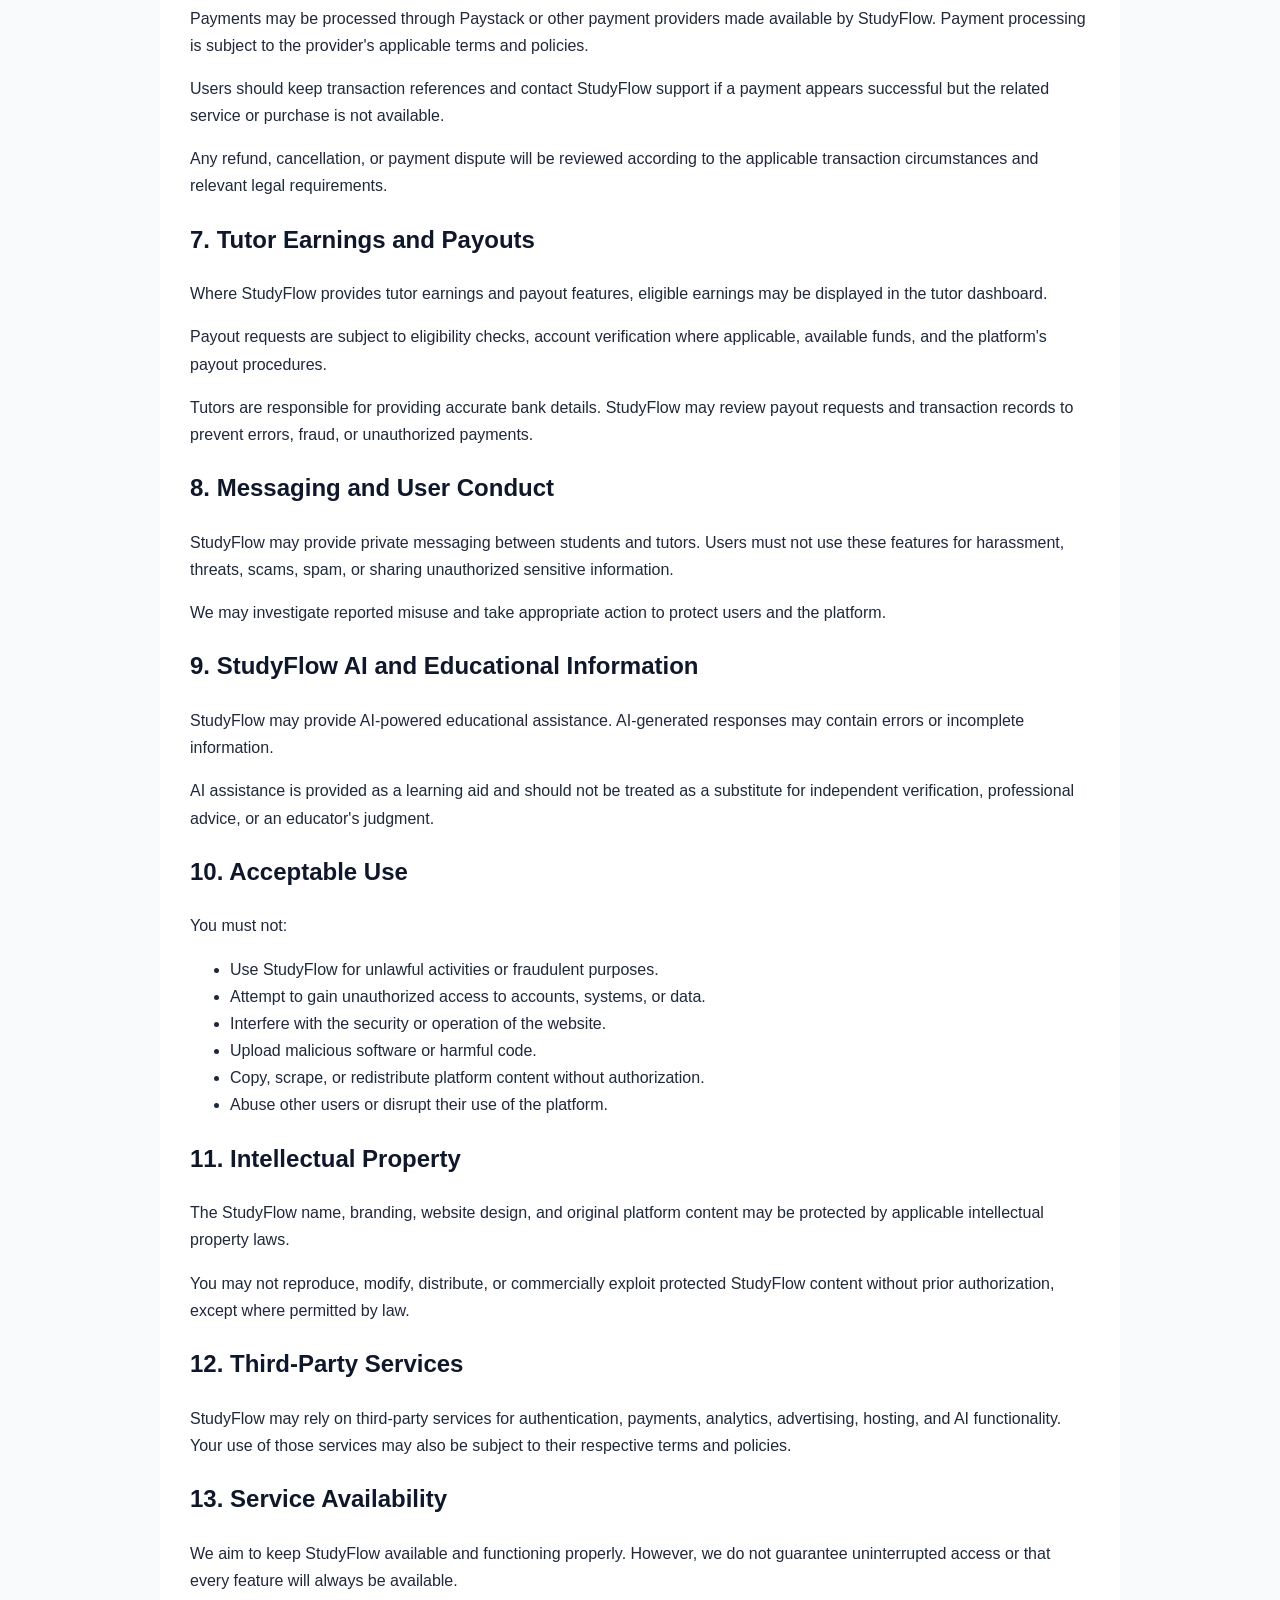
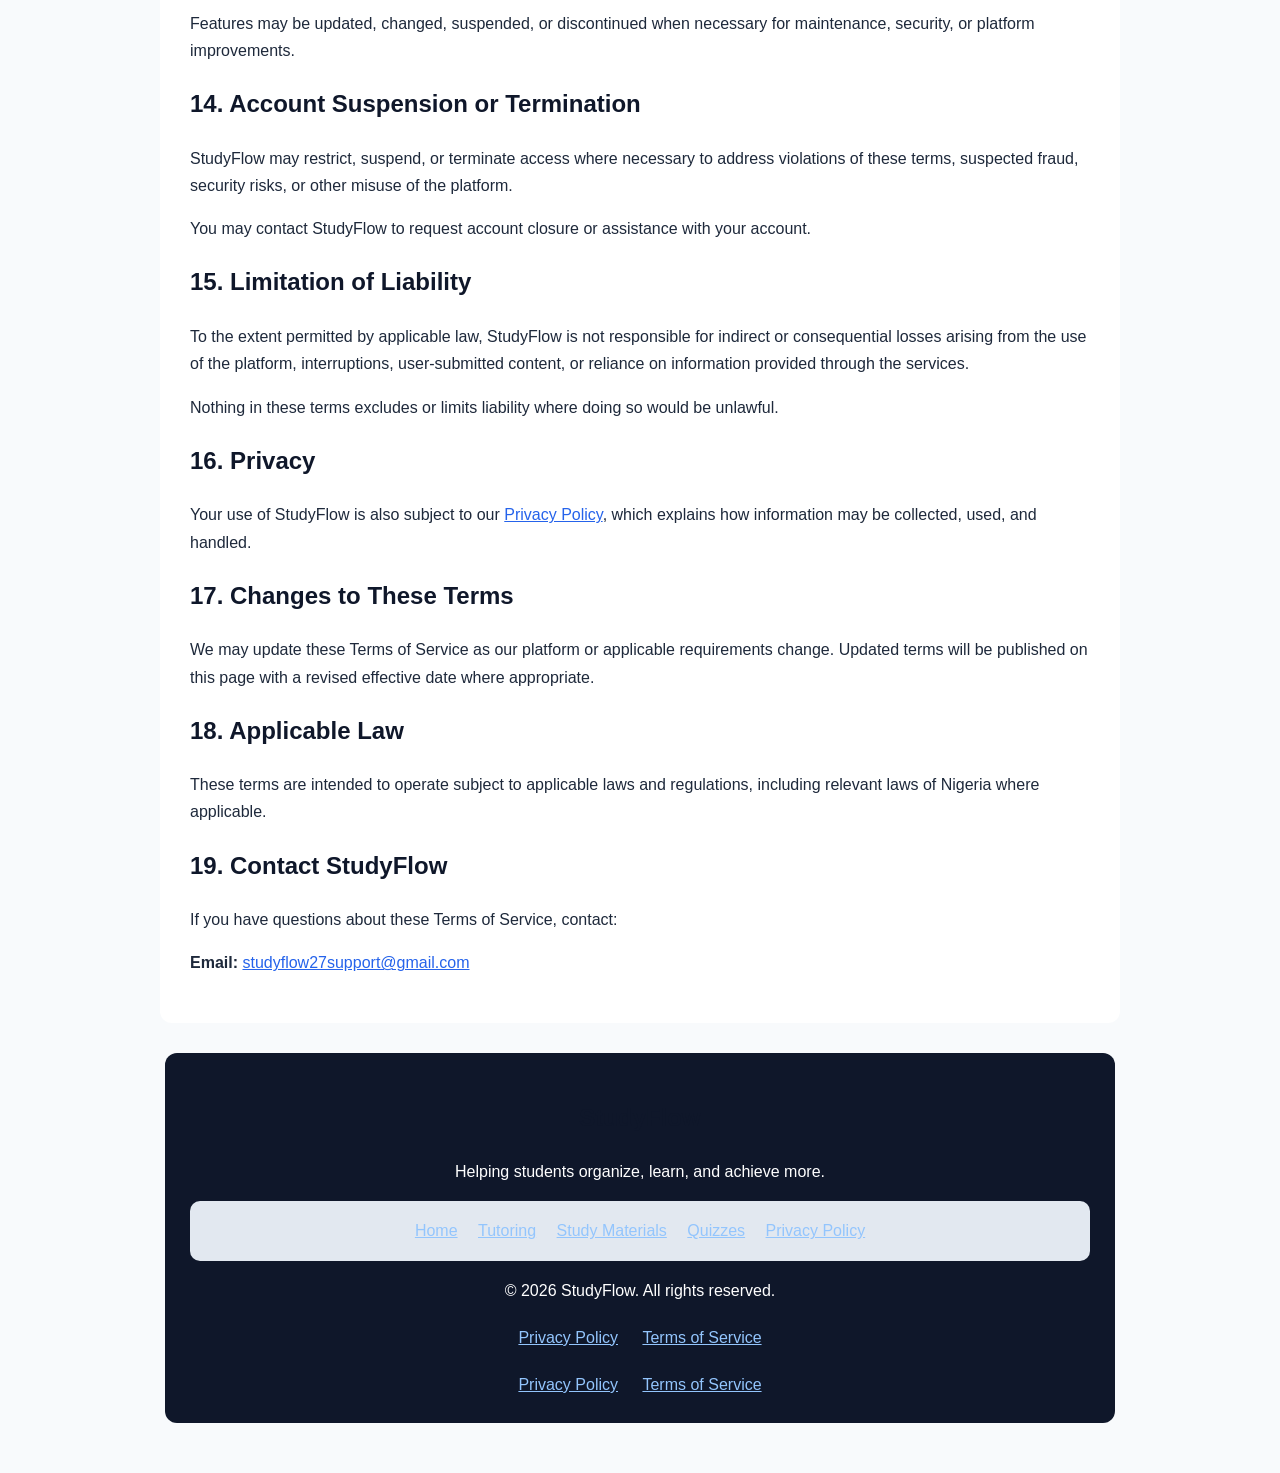
<file: terms.html>
<!DOCTYPE html>
<html lang="en">
<head>
  <meta charset="UTF-8">
  <meta name="viewport" content="width=device-width, initial-scale=1.0">

  <title>Terms of Service | StudyFlow</title>

  <meta name="description" content="Read the StudyFlow Terms of Service covering student accounts, tutoring, study materials, quizzes, payments, and acceptable use.">

  <link rel="canonical" href="https://studyflow27.netlify.app/terms.html">
  <meta name="robots" content="index, follow">

  <style>
    body {
      font-family: Arial, sans-serif;
      line-height: 1.7;
      color: #1e293b;
      background: #f8fafc;
      margin: 0;
      padding: 20px;
    }

    main {
      max-width: 900px;
      margin: 30px auto;
      background: #ffffff;
      padding: 30px;
      border-radius: 12px;
    }

    h1, h2 {
      color: #0f172a;
    }

    a {
      color: #2563eb;
    }

    nav {
      max-width: 960px;
      margin: 0 auto;
      padding: 16px;
      background: #e2e8f0;
      border-radius: 10px;
    }

    nav a {
      margin-right: 15px;
    }

    footer {
      max-width: 900px;
      margin: 30px auto;
      padding: 25px;
      background: #0f172a;
      color: white;
      text-align: center;
      border-radius: 12px;
    }

    footer a {
      color: #93c5fd;
      margin: 8px;
    }
  </style>
</head>

<body>

<nav aria-label="Main navigation">
  <a href="/">Home</a>
  <a href="/tutoring.html">Tutoring</a>
  <a href="/study-materials.html">Study Materials</a>
  <a href="/quizzes.html">Quizzes</a>
</nav>

<main>
  <h1>Terms of Service</h1>

  <p><strong>Effective date:</strong> November 21, 2026</p>

  <p>
    Welcome to StudyFlow. These Terms of Service explain the rules
    that apply when you access or use the StudyFlow website and its
    services. By using StudyFlow, you agree to these terms.
  </p>

  <h2>1. About StudyFlow</h2>

  <p>
    StudyFlow is an educational platform that provides tools and
    services such as assignment organization, study materials,
    quizzes, student-tutor connections, messaging, and related
    learning features.
  </p>

  <h2>2. Accounts and Registration</h2>

  <ul>
    <li>You must provide accurate information when creating an account.</li>
    <li>You are responsible for keeping your login credentials secure.</li>
    <li>You must not impersonate another person or use another person's account without permission.</li>
    <li>You should notify StudyFlow if you suspect unauthorized access to your account.</li>
    <li>We may restrict or suspend accounts involved in misuse or violations of these terms.</li>
  </ul>

  <h2>3. Student Responsibilities</h2>

  <p>Students using StudyFlow agree to:</p>

  <ul>
    <li>Use learning materials and quizzes responsibly.</li>
    <li>Provide accurate information when requesting tutoring services.</li>
    <li>Communicate respectfully with tutors and other users.</li>
    <li>Not misuse the platform to cheat, harass, defraud, or harm others.</li>
    <li>Respect the rights of creators and owners of study materials.</li>
  </ul>

  <h2>4. Tutor Responsibilities</h2>

  <p>Tutors using StudyFlow agree to:</p>

  <ul>
    <li>Provide accurate profile information and describe their qualifications honestly.</li>
    <li>Deliver tutoring services professionally and respectfully.</li>
    <li>Communicate clearly about availability and session arrangements.</li>
    <li>Provide only materials they have the right to share.</li>
    <li>Keep student information and private conversations confidential.</li>
    <li>Provide accurate payout details when requesting payments.</li>
  </ul>

  <h2>5. Study Materials and User Content</h2>

  <p>
    StudyFlow may allow users to access, upload, publish, or purchase
    educational materials.
  </p>

  <p>
    Users must not upload or distribute content that infringes
    copyright, violates applicable law, contains harmful material,
    or violates another person's rights.
  </p>

  <p>
    Users remain responsible for content they submit. By submitting
    content, you confirm that you have the necessary rights or
    permissions to share it.
  </p>

  <h2>6. Payments and Purchases</h2>

  <p>
    Certain StudyFlow services and materials may require payment.
    Prices and payment details will be displayed where applicable.
  </p>

  <p>
    Payments may be processed through Paystack or other payment
    providers made available by StudyFlow. Payment processing is
    subject to the provider's applicable terms and policies.
  </p>

  <p>
    Users should keep transaction references and contact StudyFlow
    support if a payment appears successful but the related service
    or purchase is not available.
  </p>

  <p>
    Any refund, cancellation, or payment dispute will be reviewed
    according to the applicable transaction circumstances and
    relevant legal requirements.
  </p>

  <h2>7. Tutor Earnings and Payouts</h2>

  <p>
    Where StudyFlow provides tutor earnings and payout features,
    eligible earnings may be displayed in the tutor dashboard.
  </p>

  <p>
    Payout requests are subject to eligibility checks, account
    verification where applicable, available funds, and the
    platform's payout procedures.
  </p>

  <p>
    Tutors are responsible for providing accurate bank details.
    StudyFlow may review payout requests and transaction records
    to prevent errors, fraud, or unauthorized payments.
  </p>

  <h2>8. Messaging and User Conduct</h2>

  <p>
    StudyFlow may provide private messaging between students and
    tutors. Users must not use these features for harassment,
    threats, scams, spam, or sharing unauthorized sensitive
    information.
  </p>

  <p>
    We may investigate reported misuse and take appropriate action
    to protect users and the platform.
  </p>

  <h2>9. StudyFlow AI and Educational Information</h2>

  <p>
    StudyFlow may provide AI-powered educational assistance.
    AI-generated responses may contain errors or incomplete
    information.
  </p>

  <p>
    AI assistance is provided as a learning aid and should not be
    treated as a substitute for independent verification,
    professional advice, or an educator's judgment.
  </p>

  <h2>10. Acceptable Use</h2>

  <p>You must not:</p>

  <ul>
    <li>Use StudyFlow for unlawful activities or fraudulent purposes.</li>
    <li>Attempt to gain unauthorized access to accounts, systems, or data.</li>
    <li>Interfere with the security or operation of the website.</li>
    <li>Upload malicious software or harmful code.</li>
    <li>Copy, scrape, or redistribute platform content without authorization.</li>
    <li>Abuse other users or disrupt their use of the platform.</li>
  </ul>

  <h2>11. Intellectual Property</h2>

  <p>
    The StudyFlow name, branding, website design, and original
    platform content may be protected by applicable intellectual
    property laws.
  </p>

  <p>
    You may not reproduce, modify, distribute, or commercially
    exploit protected StudyFlow content without prior authorization,
    except where permitted by law.
  </p>

  <h2>12. Third-Party Services</h2>

  <p>
    StudyFlow may rely on third-party services for authentication,
    payments, analytics, advertising, hosting, and AI functionality.
    Your use of those services may also be subject to their
    respective terms and policies.
  </p>

  <h2>13. Service Availability</h2>

  <p>
    We aim to keep StudyFlow available and functioning properly.
    However, we do not guarantee uninterrupted access or that every
    feature will always be available.
  </p>

  <p>
    Features may be updated, changed, suspended, or discontinued
    when necessary for maintenance, security, or platform
    improvements.
  </p>

  <h2>14. Account Suspension or Termination</h2>

  <p>
    StudyFlow may restrict, suspend, or terminate access where
    necessary to address violations of these terms, suspected
    fraud, security risks, or other misuse of the platform.
  </p>

  <p>
    You may contact StudyFlow to request account closure or
    assistance with your account.
  </p>

  <h2>15. Limitation of Liability</h2>

  <p>
    To the extent permitted by applicable law, StudyFlow is not
    responsible for indirect or consequential losses arising from
    the use of the platform, interruptions, user-submitted content,
    or reliance on information provided through the services.
  </p>

  <p>
    Nothing in these terms excludes or limits liability where doing
    so would be unlawful.
  </p>

  <h2>16. Privacy</h2>

  <p>
    Your use of StudyFlow is also subject to our
    <a href="/privacy.html">Privacy Policy</a>, which explains
    how information may be collected, used, and handled.
  </p>

  <h2>17. Changes to These Terms</h2>

  <p>
    We may update these Terms of Service as our platform or
    applicable requirements change. Updated terms will be published
    on this page with a revised effective date where appropriate.
  </p>

  <h2>18. Applicable Law</h2>

  <p>
    These terms are intended to operate subject to applicable laws
    and regulations, including relevant laws of Nigeria where
    applicable.
  </p>

  <h2>19. Contact StudyFlow</h2>

  <p>
    If you have questions about these Terms of Service, contact:
  </p>

  <p>
    <strong>Email:</strong>
    <a href="mailto:studyflow27support@gmail.com">
      studyflow27support@gmail.com
    </a>
  </p>
</main>

<footer>
  <h2>StudyFlow</h2>
  <p>Helping students organize, learn, and achieve more.</p>

  <nav aria-label="Footer navigation">
    <a href="/">Home</a>
    <a href="/tutoring.html">Tutoring</a>
    <a href="/study-materials.html">Study Materials</a>
    <a href="/quizzes.html">Quizzes</a>
    <a href="/privacy.html">Privacy Policy</a>
  </nav>

  <p>&copy; 2026 StudyFlow. All rights reserved.</p>
  <div style="margin-top:20px;">
  <a href="/privacy.html" style="margin:10px;">Privacy Policy</a>
  <a href="/terms.html" style="margin:10px;">Terms of Service</a>
  </div>
  <div style="margin-top:20px;">
    <a href="/privacy.html" style="margin:10px;">Privacy Policy</a>
    <a href="/terms.html" style="margin:10px;">Terms of Service</a>
  </div>
</footer>

</body>
</html>
</file>
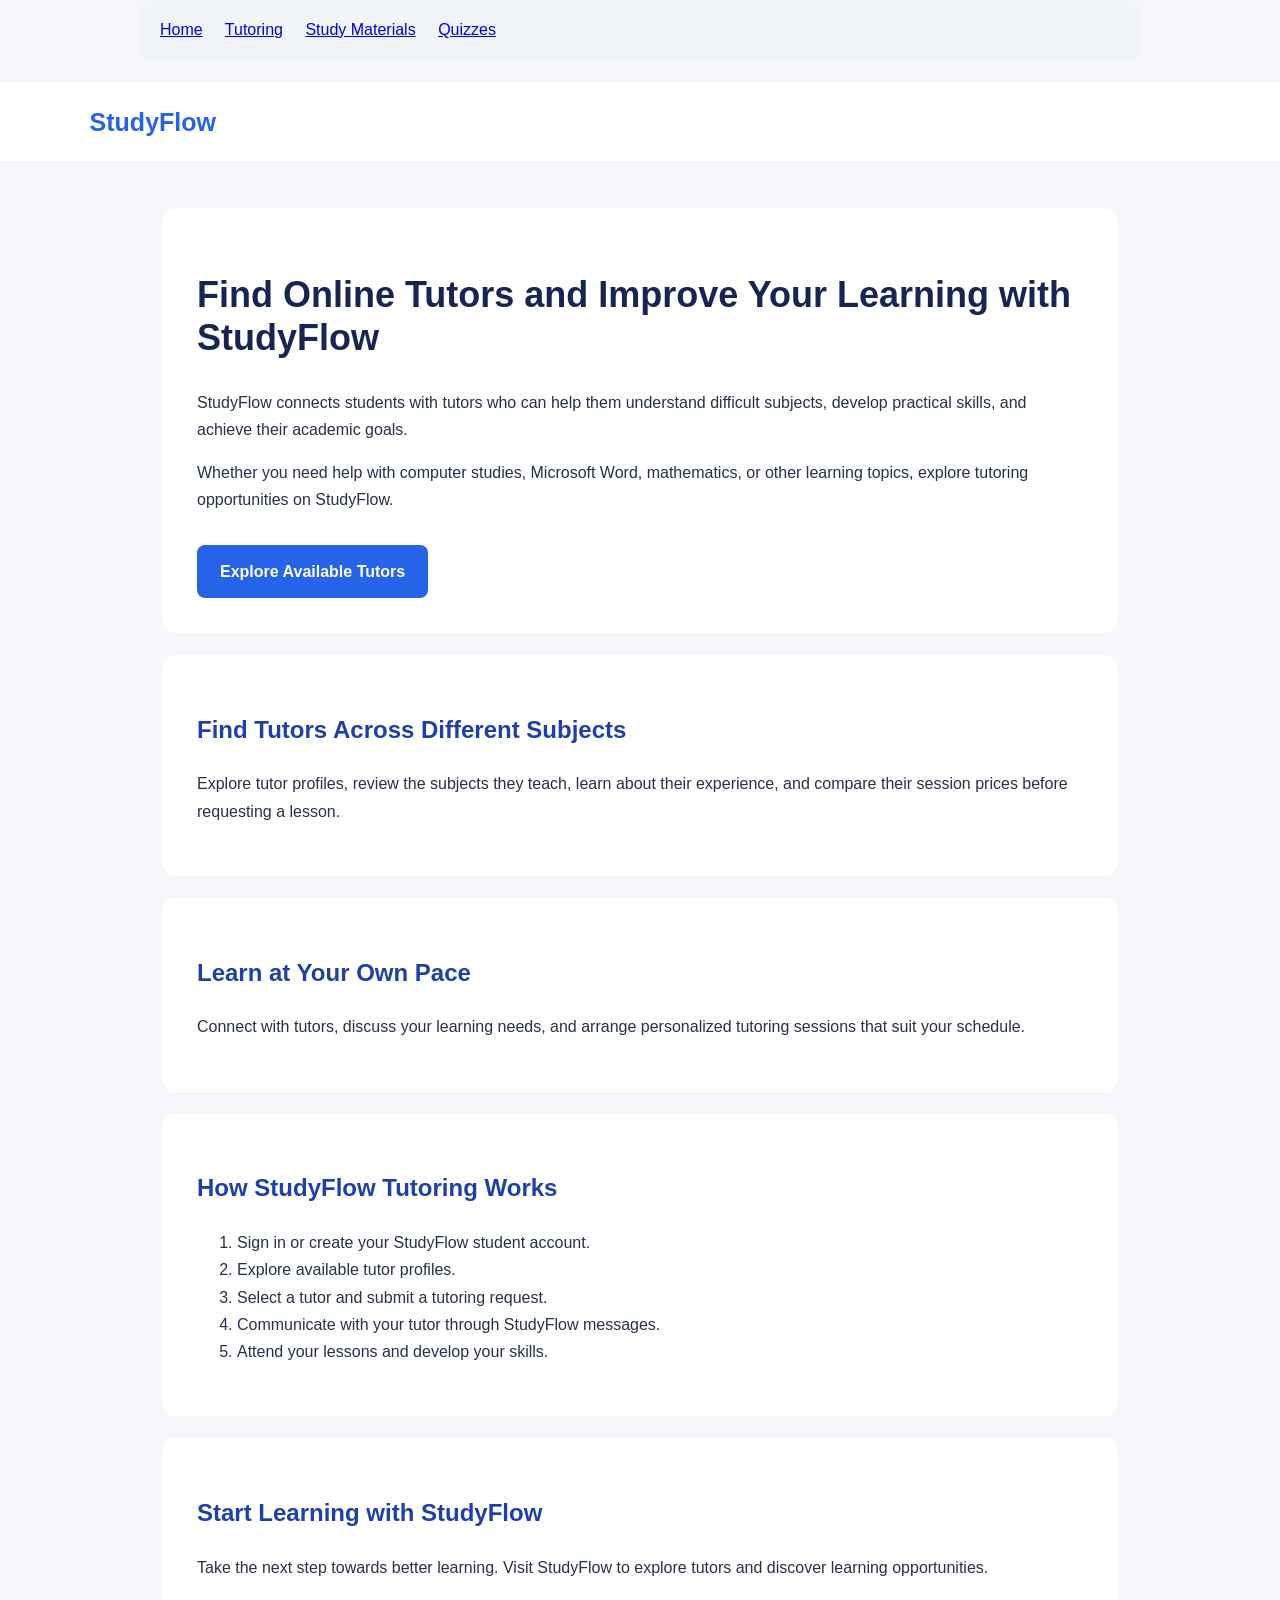
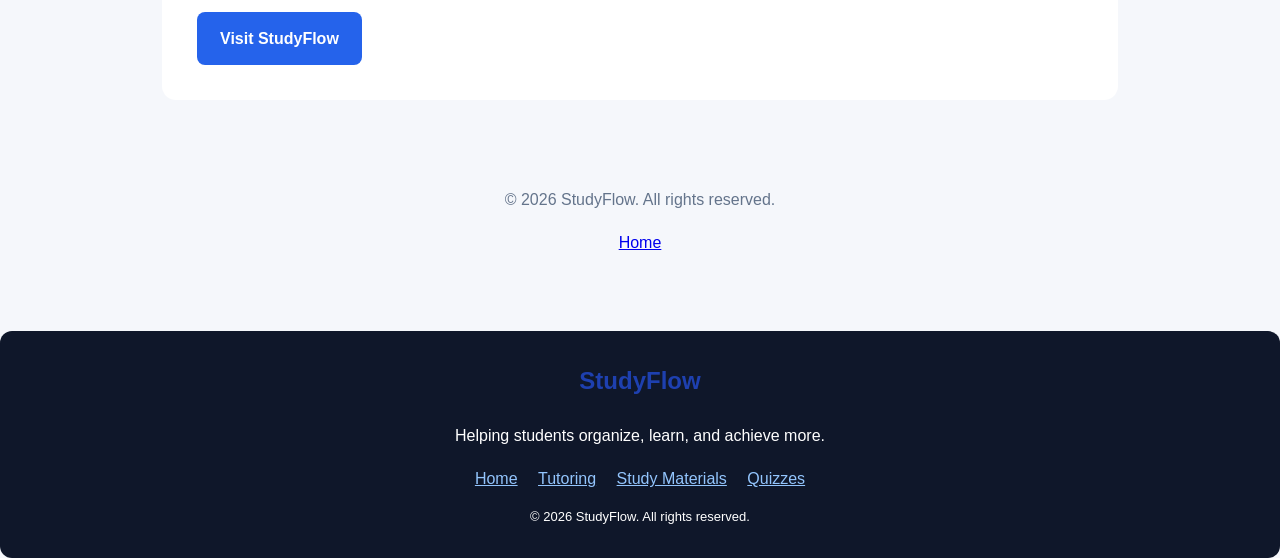
<file: tutoring.html>
<!DOCTYPE html>
<html lang="en">
<head>
  <meta charset="UTF-8">
  <meta name="viewport" content="width=device-width, initial-scale=1.0">

  <title>Online Tutoring Services | Find a Tutor - StudyFlow</title>

  <meta name="description" content="Find online tutors on StudyFlow. Connect with tutors, explore subjects, request personalized lessons, and improve your academic skills.">

  <link rel="canonical" href="https://studyflow27.netlify.app/tutoring.html">

  <meta property="og:type" content="website">
  <meta property="og:title" content="Online Tutoring Services - StudyFlow">
  <meta property="og:description" content="Find tutors, request personalized lessons, and improve your academic skills with StudyFlow.">
  <meta property="og:url" content="https://studyflow27.netlify.app/tutoring.html">
  <meta property="og:site_name" content="StudyFlow">

  <meta name="robots" content="index, follow">

  <style>
    * {
      box-sizing: border-box;
    }

    body {
      margin: 0;
      font-family: Arial, sans-serif;
      line-height: 1.7;
      color: #263247;
      background: #f5f7fb;
    }

    header {
      background: #ffffff;
      padding: 18px 7%;
      border-bottom: 1px solid #e5e9f0;
    }

    .brand {
      color: #2563eb;
      font-size: 25px;
      font-weight: bold;
      text-decoration: none;
    }

    main {
      max-width: 1000px;
      margin: 45px auto;
      padding: 0 22px;
    }

    .hero, .content {
      background: #ffffff;
      padding: 35px;
      margin-bottom: 22px;
      border-radius: 14px;
    }

    h1 {
      color: #172554;
      font-size: 36px;
      line-height: 1.2;
    }

    h2 {
      color: #1e40af;
    }

    .button {
      display: inline-block;
      margin-top: 15px;
      padding: 13px 23px;
      background: #2563eb;
      color: #ffffff;
      text-decoration: none;
      border-radius: 8px;
      font-weight: bold;
    }

    footer {
      text-align: center;
      padding: 25px;
      color: #64748b;
    }

    @media (max-width: 600px) {
      h1 {
        font-size: 29px;
      }

      .hero, .content {
        padding: 24px;
      }
    }
  </style>
  
<script type="application/ld+json">
{
  "@context": "https://schema.org",
  "@type": "Service",
  "name": "Online Tutoring Services",
  "serviceType": "Online tutoring",
  "description": "StudyFlow helps students find online tutors, explore subjects, and arrange tutoring sessions.",
  "url": "https://studyflow27.netlify.app/tutoring.html",
  "provider": {
    "@type": "Organization",
    "name": "StudyFlow",
    "url": "https://studyflow27.netlify.app/"
  },
  "areaServed": {
    "@type": "Place",
    "name": "Online"
  }
}
</script>

</head>

<body>
  
<nav aria-label="Main navigation" style="padding:16px 20px; background:#f1f5f9; border-radius:10px; margin:0 auto 24px; max-width:1000px;">
  <a href="/" style="margin-right:18px;">Home</a>
  <a href="/tutoring.html" style="margin-right:18px;">Tutoring</a>
  <a href="/study-materials.html" style="margin-right:18px;">Study Materials</a>
  <a href="/quizzes.html">Quizzes</a>
</nav>

  <header>
    <a class="brand" href="/">StudyFlow</a>
  </header>

  <main>
    <section class="hero">
      <h1>Find Online Tutors and Improve Your Learning with StudyFlow</h1>

      <p>
        StudyFlow connects students with tutors who can help them understand
        difficult subjects, develop practical skills, and achieve their
        academic goals.
      </p>

      <p>
        Whether you need help with computer studies, Microsoft Word,
        mathematics, or other learning topics, explore tutoring opportunities
        on StudyFlow.
      </p>

      <a class="button" href="/#tutorDirectory">
        Explore Available Tutors
      </a>
    </section>

    <section class="content">
      <h2>Find Tutors Across Different Subjects</h2>

      <p>
        Explore tutor profiles, review the subjects they teach, learn about
        their experience, and compare their session prices before requesting
        a lesson.
      </p>
    </section>

    <section class="content">
      <h2>Learn at Your Own Pace</h2>

      <p>
        Connect with tutors, discuss your learning needs, and arrange
        personalized tutoring sessions that suit your schedule.
      </p>
    </section>

    <section class="content">
      <h2>How StudyFlow Tutoring Works</h2>

      <ol>
        <li>Sign in or create your StudyFlow student account.</li>
        <li>Explore available tutor profiles.</li>
        <li>Select a tutor and submit a tutoring request.</li>
        <li>Communicate with your tutor through StudyFlow messages.</li>
        <li>Attend your lessons and develop your skills.</li>
      </ol>
    </section>

    <section class="content">
      <h2>Start Learning with StudyFlow</h2>

      <p>
        Take the next step towards better learning. Visit StudyFlow to
        explore tutors and discover learning opportunities.
      </p>

      <a class="button" href="/">
        Visit StudyFlow
      </a>
    </section>
  </main>

  <footer>
    <p>&copy; 2026 StudyFlow. All rights reserved.</p>
    <a href="/">Home</a>
  </footer>
  
<footer style="background:#0f172a; color:#ffffff; padding:30px 20px; margin-top:50px; text-align:center; border-radius:12px;">
  <h2 style="margin-top:0;">StudyFlow</h2>
  <p>Helping students organize, learn, and achieve more.</p>

  <nav aria-label="Footer navigation">
    <a href="/" style="color:#93c5fd; margin:8px;">Home</a>
    <a href="/tutoring.html" style="color:#93c5fd; margin:8px;">Tutoring</a>
    <a href="/study-materials.html" style="color:#93c5fd; margin:8px;">Study Materials</a>
    <a href="/quizzes.html" style="color:#93c5fd; margin:8px;">Quizzes</a>
  </nav>

  <p style="font-size:13px; margin-bottom:0;">
    &copy; 2026 StudyFlow. All rights reserved.
  </p>
</footer>

</body>
</html>
</file>
